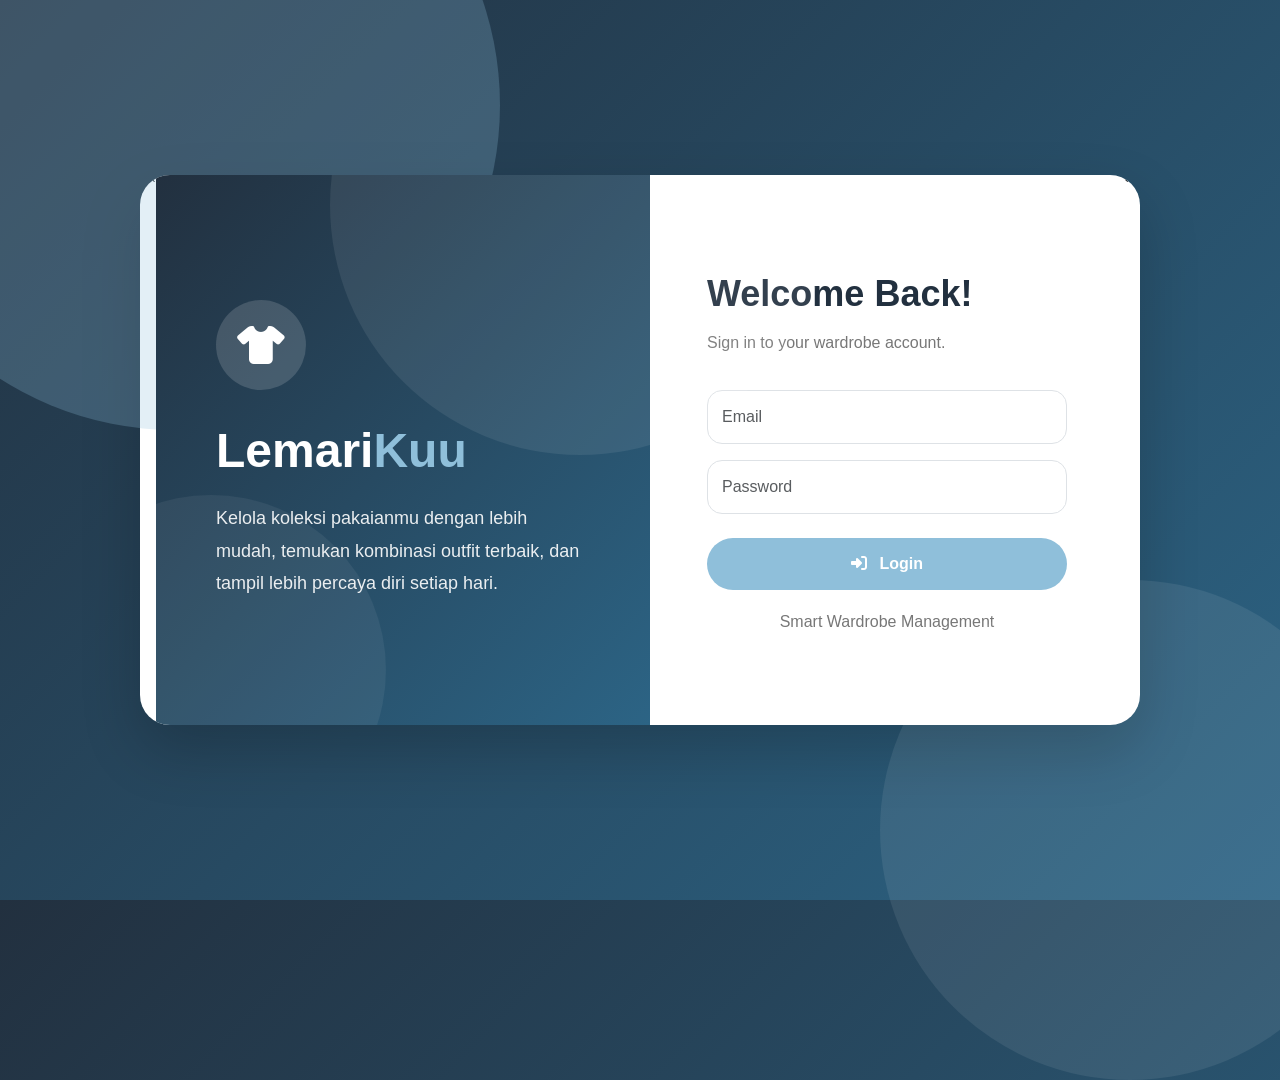
<file: index.html>
<!DOCTYPE html>
<html lang="en">
<head>

<meta charset="UTF-8">
<meta name="viewport" content="width=device-width, initial-scale=1">

<title>LemariKuu - My Wardrobe</title>

<link href="https://cdn.jsdelivr.net/npm/bootstrap@5.3.3/dist/css/bootstrap.min.css" rel="stylesheet">

<link href="https://cdnjs.cloudflare.com/ajax/libs/font-awesome/6.5.2/css/all.min.css" rel="stylesheet">

<link rel="stylesheet" href="css/style.css">

</head>

<body>

    <script>

if(!sessionStorage.getItem("isLoggedIn")){

    window.location.href =
    "login.html";

}

function logout(){

    sessionStorage.removeItem(
        "isLoggedIn"
    );

    window.location.href =
    "login.html";

}

</script>

<div class="wrapper">

    <!-- SIDEBAR -->
    <aside class="sidebar">

        <div class="logo">
            Lemari<span>Kuu</span>
        </div>

        <ul class="menu">

            <li class="active">
                <a href="#">
                    <i class="fa-solid fa-shirt"></i>
                    My Wardrobe
                </a>
            </li>

            <li>
                <a href="outfit-generator.html">
                    <i class="fa-solid fa-wand-magic-sparkles"></i>
                    Outfit Generator
                </a>
            </li>

<li>
    <a href="maps.html">
        <i class="fa-solid fa-map-location-dot"></i>
        Donate Clothes
    </a>
</li>

           <li>
    <a href="profile.html">
        <i class="fa-solid fa-user"></i>
        Profile
    </a>
</li>


            <li>
    <a href="#" onclick="logout()">
        <i class="fa-solid fa-right-from-bracket"></i>
        Exit
    </a>
</li>

        </ul>

    </aside>

    <!-- MAIN CONTENT -->
    <main class="main-content">

        <!-- HEADER -->
        <div class="topbar">

            <h5 class="mb-0">
                Hi User, ready to style your day?
            </h5>

        </div>

        <!-- CONTENT -->
        <div class="content-area">

            <!-- WEATHER + STYLE TIP CARD -->

            <div class="weather-style-card mb-4">

                <div class="weather-info">

                    <div class="weather-left">

                        <h5 id="currentDay">
                            Thursday
                        </h5>

                        <p id="currentDate">
                            June 11, 2026
                        </p>

                    </div>

                    <div class="weather-right">

                        <div class="weather-icon">
                            ☀️
                        </div>

                        <div>

                            <h4 class="mb-0">
                                31°C
                            </h4>

                            <small>
                                Sunny
                            </small>

                        </div>

                    </div>

                </div>

                <div class="style-tip">

                    <strong>
                        Today's Style Tip
                    </strong>

                    <p class="mb-0">
                        Light colors work best for warm weather and help keep your outfit feeling fresh throughout the day.
                    </p>

                </div>

            </div>

            <div class="content-card">

                <h4 class="mb-4">
                    My Wardrobe
                </h4>

                <!-- CATEGORY FILTER -->
                <div class="category-filter mb-4">

                    <button class="category-btn active"
                            data-category="all">
                        All
                    </button>

                    <button class="category-btn"
                            data-category="tops">
                        Tops
                    </button>

                    <button class="category-btn"
                            data-category="bottoms">
                        Bottoms
                    </button>

                    <button class="category-btn"
                            data-category="outerwears">
                        Outerwears
                    </button>

                    <button class="category-btn"
                            data-category="accessories">
                        Accessories
                    </button>

                </div>

                <!-- FILTERS -->

                <div class="d-flex justify-content-between align-items-center mb-4 flex-wrap gap-3">

                    <button class="btn btn-shuffle"
                            id="shuffleBtn">

                        <i class="fa-solid fa-shuffle"></i>
                        Shuffle

                    </button>

                    <div class="d-flex gap-2">

                        <select id="colorFilter"
                                class="form-select custom-select">

                            <option value="all">
                                Color
                            </option>

                            <option value="warm">
                                Warm Tones
                            </option>

                            <option value="cool">
                                Cool Tones
                            </option>

                            <option value="earth">
                                Earth Tones
                            </option>

                            <option value="neutral">
                                Neutrals
                            </option>

                            <option value="metallic">
                                Metallics
                            </option>

                        </select>

                        <select id="styleFilter"
                                class="form-select custom-select">

                            <option value="all">
                                Style
                            </option>

                            <option value="casual">
                                Casual
                            </option>

                            <option value="formal">
                                Formal
                            </option>

                            <option value="business">
                                Business
                            </option>

                            <option value="streetwear">
                                Streetwear
                            </option>

                            <option value="sporty">
                                Sporty
                            </option>

                            <option value="vintage">
                                Vintage
                            </option>

                        </select>

                    </div>

                </div>

                <!-- GALLERY -->
                <div class="row g-4"
                     id="wardrobeContainer">

                </div>

            </div>

        </div>

    </main>

</div>

<!-- FLOATING BUTTON -->
<a href="add-clothing.html"
   class="fab">

    <i class="fa-solid fa-plus"></i>

</a>

<script>
document.addEventListener("DOMContentLoaded", () => {

    const today = new Date();
    document.getElementById("currentDay").textContent = today.toLocaleDateString("en-US", { weekday: "long" });
    document.getElementById("currentDate").textContent = today.toLocaleDateString("en-US", { year: "numeric", month: "long", day: "numeric" });

    let selectedCategory = "all";
    const categoryButtons = document.querySelectorAll(".category-btn");
    const colorFilter = document.getElementById("colorFilter");
    const styleFilter = document.getElementById("styleFilter");
    const container = document.getElementById("wardrobeContainer"); 

    if (!localStorage.getItem("wardrobe")) {

        fetch("clothing.json")
            .then(res => res.json())
            .then(data => {

                localStorage.setItem(
                    "wardrobe",
                    JSON.stringify(data)
                );

                location.reload();

            });

        return;
    }

    const data =
    JSON.parse(localStorage.getItem("wardrobe")) || [];

            container.innerHTML = ""; 

            data.forEach(item => {
                    console.log("Nama:", item.name);
                    console.log("Style:", item.style);
                    console.log("Color:", item.color);
                const editAction = item.has_edit ? `
                <div class="card-actions">
                    <a href="edit-clothing.html?name=${encodeURIComponent(item.name)}" class="edit-btn">
                        <i class="fa-solid fa-pen"></i>
                    </a>

                    <button
                        class="delete-btn"
                        onclick="deleteClothing('${item.name}')">

                        <i class="fa-solid fa-trash-can"></i>

                    </button>
                </div>
            ` : '';

                const cardHTML = `
                        <div class="col-lg-3 col-md-4 clothing-item"
                         data-category="${item.category}"
                         data-style='${JSON.stringify(item.style)}'
                         data-color='${JSON.stringify(item.color)}'>
                        <div class="wardrobe-card">
                            <img src="${item.image}" class="img-fluid">
                            <p>${item.name}</p>
                            ${editAction}
                        </div>
                    </div>
                `;
                container.innerHTML += cardHTML;
            });

            initFilterEvents();

    // FILTER LOGIC
    function applyFilters(){
        const items = document.querySelectorAll(".clothing-item");
        const selectedColor = colorFilter.value;
        const selectedStyle = styleFilter.value;

        items.forEach(item => {

            const category = item.dataset.category;
            const styles = JSON.parse(item.dataset.style || "[]");
            const colors = JSON.parse(item.dataset.color || "[]");

            const categoryMatch =
                selectedCategory === "all" || category === selectedCategory;

            const styleMatch =
                selectedStyle === "all" || styles.includes(selectedStyle);

            const colorMatch =
                selectedColor === "all" || colors.includes(selectedColor);

            item.style.display =
                categoryMatch && colorMatch && styleMatch
                    ? "block"
                    : "none";
        });
    }

    // EVENT LISTENER FILTER
    function initFilterEvents() {
        categoryButtons.forEach(button => {
            button.addEventListener("click", () => {
                categoryButtons.forEach(btn => btn.classList.remove("active"));
                button.classList.add("active");
                selectedCategory = button.dataset.category;
                applyFilters();
            });
        });

        colorFilter.addEventListener("change", applyFilters);
        styleFilter.addEventListener("change", applyFilters);
    }

    // SHUFFLE
    document.getElementById("shuffleBtn").addEventListener("click", () => {
        const items = document.querySelectorAll(".clothing-item");
        items.forEach(item => {
            item.classList.remove('shuffle-animation');
            void item.offsetWidth; 
            item.classList.add('shuffle-animation');
        });

        const cards = Array.from(container.children);
        cards.sort(() => Math.random() - 0.5);
        cards.forEach(card => container.appendChild(card));
    });
});

    //Delete
    function deleteClothing(name){
        if(!confirm("Delete this clothing item?")){
            return;
        }

        let wardrobe;

        try {
            wardrobe = JSON.parse(localStorage.getItem("wardrobe"));
        } catch (e) {
            wardrobe = null;
        }

        if (!Array.isArray(wardrobe) || wardrobe.length === 0) {
            fetch("clothing.json")
                .then(res => res.json())
                .then(data => {
                    localStorage.setItem("wardrobe", JSON.stringify(data));
                    location.reload();
                });
            return;
        }

        const updated = wardrobe.filter(item => item.name !== name);

        localStorage.setItem("wardrobe", JSON.stringify(updated));

        location.reload();
    }
</script>

</body>
</html>
</file>
<file: css/style.css>
:root{
    --yankees-blue:#22303F;
    --platinum:#E7E8E7;
    --dark-sky-blue:#8FBFDA;
    --bdazzled-blue:#2C6485;
    --charcoal:#394A56;
}

body{
    margin:0;
    background:var(--platinum);
    font-family:'Segoe UI',sans-serif;
    color:var(--charcoal);
}

.wrapper{
    display:flex;
    min-height:100vh;
}

/* SIDEBAR */

.sidebar{
    width:250px;
    background:var(--yankees-blue);
    color:white;
    padding:25px;
}

.logo{
    font-size:24px;
    font-weight:700;
    margin-bottom:40px;
    color:white;
}

.logo span{
    color:var(--dark-sky-blue);
}

.menu{
    list-style:none;
    padding:0;
}

.menu li{
    margin-bottom:10px;
}

.menu a{
    color:white;
    text-decoration:none;
    display:flex;
    align-items:center;
    gap:10px;
    padding:12px;
    border-radius:12px;
    transition:.3s;
}

.menu li.active a,
.menu a:hover{
    background:var(--bdazzled-blue);
    color:white;
}

/* MAIN */

.main-content{
    flex:1;
    position:relative;
    
}

.topbar{
    background:white;
    padding:20px 30px;
    border-bottom:1px solid #ddd;
}

.topbar h5{
    color:var(--charcoal);
    margin:0;
}

.content-area{
    padding:30px;
}

.content-card{
    background:white;
    padding:25px;
    border-radius:15px;
    box-shadow:0 2px 10px rgba(0,0,0,.05);
    border-left:5px solid var(--dark-sky-blue);
}

/* CATEGORY FILTER */

.category-filter{
    display:flex;
    flex-wrap:wrap;
    gap:10px;
}

.category-filter button{
    border:none;
    background:var(--dark-sky-blue);
    color:white;
    padding:10px 25px;
    border-radius:30px;
    cursor:pointer;

    transition:
        background .3s ease,
        transform .3s ease,
        box-shadow .3s ease;
}

.category-filter button:hover{
    background:var(--bdazzled-blue);
    transform:translateY(-3px);
    box-shadow:0 5px 15px rgba(44,100,133,.25);
}

.category-filter .active{
    background:var(--bdazzled-blue);
    animation:bounce .4s ease;
}

@keyframes bounce{

    0%{
        transform:scale(1);
    }

    50%{
        transform:scale(1.1);
    }

    100%{
        transform:scale(1);
    }

}

/* BUTTON */

.btn-shuffle{
    border-radius:30px;
    border:2px solid var(--dark-sky-blue);
    color:var(--bdazzled-blue);
    background:white;
}

.btn-shuffle:hover{
    background:var(--dark-sky-blue);
    color:white;
}

.custom-select{
    width:140px;
    border-radius:30px;
    border:1px solid var(--dark-sky-blue);
}

/* CARD */

.wardrobe-card{
    background:white;
    border:1px solid #e3e3e3;
    border-radius:15px;
    overflow:hidden;
    text-align:center;
    transition:.3s;
}

.wardrobe-card:hover{
    transform:translateY(-5px);
    box-shadow:0 8px 20px rgba(0,0,0,.08);
}

.wardrobe-card img{
    width:100%;
    height:220px;
    object-fit:cover;
}

.wardrobe-card p{
    margin:12px;
    font-weight:600;
    color:var(--charcoal);
}

/* FAB */

.fab{
    position:fixed;
    right:30px;
    bottom:30px;

    width:60px;
    height:60px;

    border-radius:50%;

    background:var(--dark-sky-blue);
    color:white;

    display:flex;
    align-items:center;
    justify-content:center;

    text-decoration:none;

    font-size:22px;

    box-shadow:0 5px 20px rgba(0,0,0,.2);
    transition:.3s;

    animation:float 2s ease-in-out infinite;
}


    @keyframes float{

        0%{
            transform:translateY(0);
        }

        50%{
            transform:translateY(-5px);
        }

        100%{
            transform:translateY(0);
        }

    }

.fab:hover{
    background:var(--bdazzled-blue);
    color:white;
}

.wardrobe-card{
    position:relative;
    background:white;
    border:1px solid #e3e3e3;
    border-radius:15px;
    overflow:hidden;
    text-align:center;
    transition:.3s;
}

.card-actions{
    position:absolute;
    bottom:10px;
    right:10px;

    display:flex;
    flex-direction:column;
    gap:8px;
}

.edit-btn{
    width:35px;
    height:35px;

    display:flex;
    align-items:center;
    justify-content:center;

    border-radius:50%;

    background:var(--dark-sky-blue);
    color:white;

    text-decoration:none;

    transition:.3s;
}


.edit-btn:hover{
    background:var(--bdazzled-blue);
    color:white;
}

.delete-btn{
    width:35px;
    height:35px;

    display:flex;
    align-items:center;
    justify-content:center;

    border-radius:50%;

    border:none;

    background:#dc3545;
    color:white;

    cursor:pointer;

    transition:.3s;
}

.delete-btn:hover{
    background:#bb2d3b;
}

/* CLOTHING SHUFFLE */
.outfit-card{
    height:100%;
    border:none;
    border-radius:15px;
    overflow:hidden;
    transition:.6s;
}

.shuffle-animation{
    animation:shuffleCard .6s ease;
}

@keyframes shuffleCard{

    0%{
        transform:rotateY(0deg);
    }

    50%{
        transform:rotateY(90deg);
    }

    100%{
        transform:rotateY(0deg);
    }

}


.outfit-card img{
    width:100%;
    height:320px;
    object-fit:cover;
}

.outfit-card .card-body{
    min-height:90px;
}

#outfitStyle{
    font-size:24px;
    font-weight:600;
    color:var(--bdazzled-blue);
}

.slot-title{
    font-size:12px;
    text-transform:uppercase;
    letter-spacing:1px;
    color:#888;
}

#outfitStyle{
    font-size:24px;
    font-weight:600;
    color:var(--bdazzled-blue);
}

.generate-btn{
    background:var(--dark-sky-blue);
    border:none;
    color:white;
    padding:12px 35px;
    border-radius:30px;
    transition:all .3s ease;
}

.generate-btn:hover{
    background:var(--bdazzled-blue);
    color:white;
    transform:scale(1.05);
}

/* ADD CLOTHING */
#preview{
    width:100%;
    height:320px;
    object-fit:cover;
    background:white;
}

.form-check{
    margin-bottom:10px;
}

#confettiCanvas{
    position:absolute;

    top:0;
    left:0;

    width:100%;
    height:100%;

    pointer-events:none;

    z-index:1000;
}

/* WEATHER CARD */

.weather-style-card{

    background:white;

    border-radius:15px;

    padding:20px 25px;

    margin-bottom:25px;

    box-shadow:0 2px 10px rgba(0,0,0,.05);

    border-left:5px solid var(--dark-sky-blue);

}

.weather-info{

    display:flex;

    justify-content:space-between;

    align-items:center;

    margin-bottom:15px;

}

.weather-left h5{

    margin:0;

    color:var(--charcoal);

    font-weight:600;

}

.weather-left p{

    margin:0;

    color:#777;

}

.weather-right{

    display:flex;

    align-items:center;

    gap:15px;

}

.weather-icon{

    font-size:40px;

}

.weather-right h4{

    color:var(--bdazzled-blue);

    font-weight:700;

}

.style-tip{

    background:rgba(143,191,218,.12);

    padding:15px;

    border-radius:12px;

}

.style-tip strong{

    display:block;

    color:var(--bdazzled-blue);

    margin-bottom:5px;

}

.style-tip p{

    color:var(--charcoal);

    font-size:14px;

}


/* =====================
   PROFILE V2
===================== */

.profile-banner{
    background:#fff;
    border-radius:20px;
    padding:30px;
    display:flex;
    align-items:center;
    gap:25px;
    margin-bottom:25px;
    box-shadow:0 4px 12px rgba(0,0,0,0.05);
}

.profile-avatar{
    width:120px;
    height:120px;
    border-radius:50%;
    background:linear-gradient(
        135deg,
        #8FBFDA,
        #2C6485
    );

    display:flex;
    align-items:center;
    justify-content:center;

    color:#fff;
    font-size:48px;
}

.profile-details h2{
    margin-bottom:8px;
    color:#22303F;
}

.profile-details p{
    color:#666;
    margin-bottom:15px;
}

.edit-profile-btn{
    border:none;
    background:#2C6485;
    color:white;
    padding:10px 18px;
    border-radius:10px;
    cursor:pointer;
}

.edit-profile-btn:hover{
    opacity:.9;
}

.profile-overview{
    display:grid;
    grid-template-columns:repeat(4,1fr);
    gap:20px;
    margin-bottom:25px;
}

.overview-card{
    background:#fff;
    border-radius:18px;
    padding:25px;
    text-align:center;
    box-shadow:0 4px 12px rgba(0,0,0,0.05);
}

.overview-card span{
    color:#777;
    font-size:14px;
}

.overview-card h3{
    margin-top:10px;
    color:#2C6485;
    font-size:32px;
}

.account-card{
    background:#fff;
    border-radius:20px;
    padding:30px;
    box-shadow:0 4px 12px rgba(0,0,0,0.05);
}

.account-card h3{
    margin-bottom:25px;
    color:#22303F;
}

.account-row{
    display:flex;
    justify-content:space-between;
    padding:15px 0;
    border-bottom:1px solid #eee;
}

.account-row:last-child{
    border-bottom:none;
}

@media(max-width:900px){

    .profile-banner{
        flex-direction:column;
        text-align:center;
    }

    .profile-overview{
        grid-template-columns:1fr;
    }

    .account-row{
        flex-direction:column;
        gap:6px;
    }

}

/* DONATE CLOTHES */

.location-card h5{
    color:var(--bdazzled-blue);
    font-weight:600;
}

.location-card p{
    font-size:14px;
    color:#666;
    margin-bottom:15px;
}

.location-card{
    transition:.3s;
}

.location-card:hover{
    transform:translateY(-3px);
}
</file>
